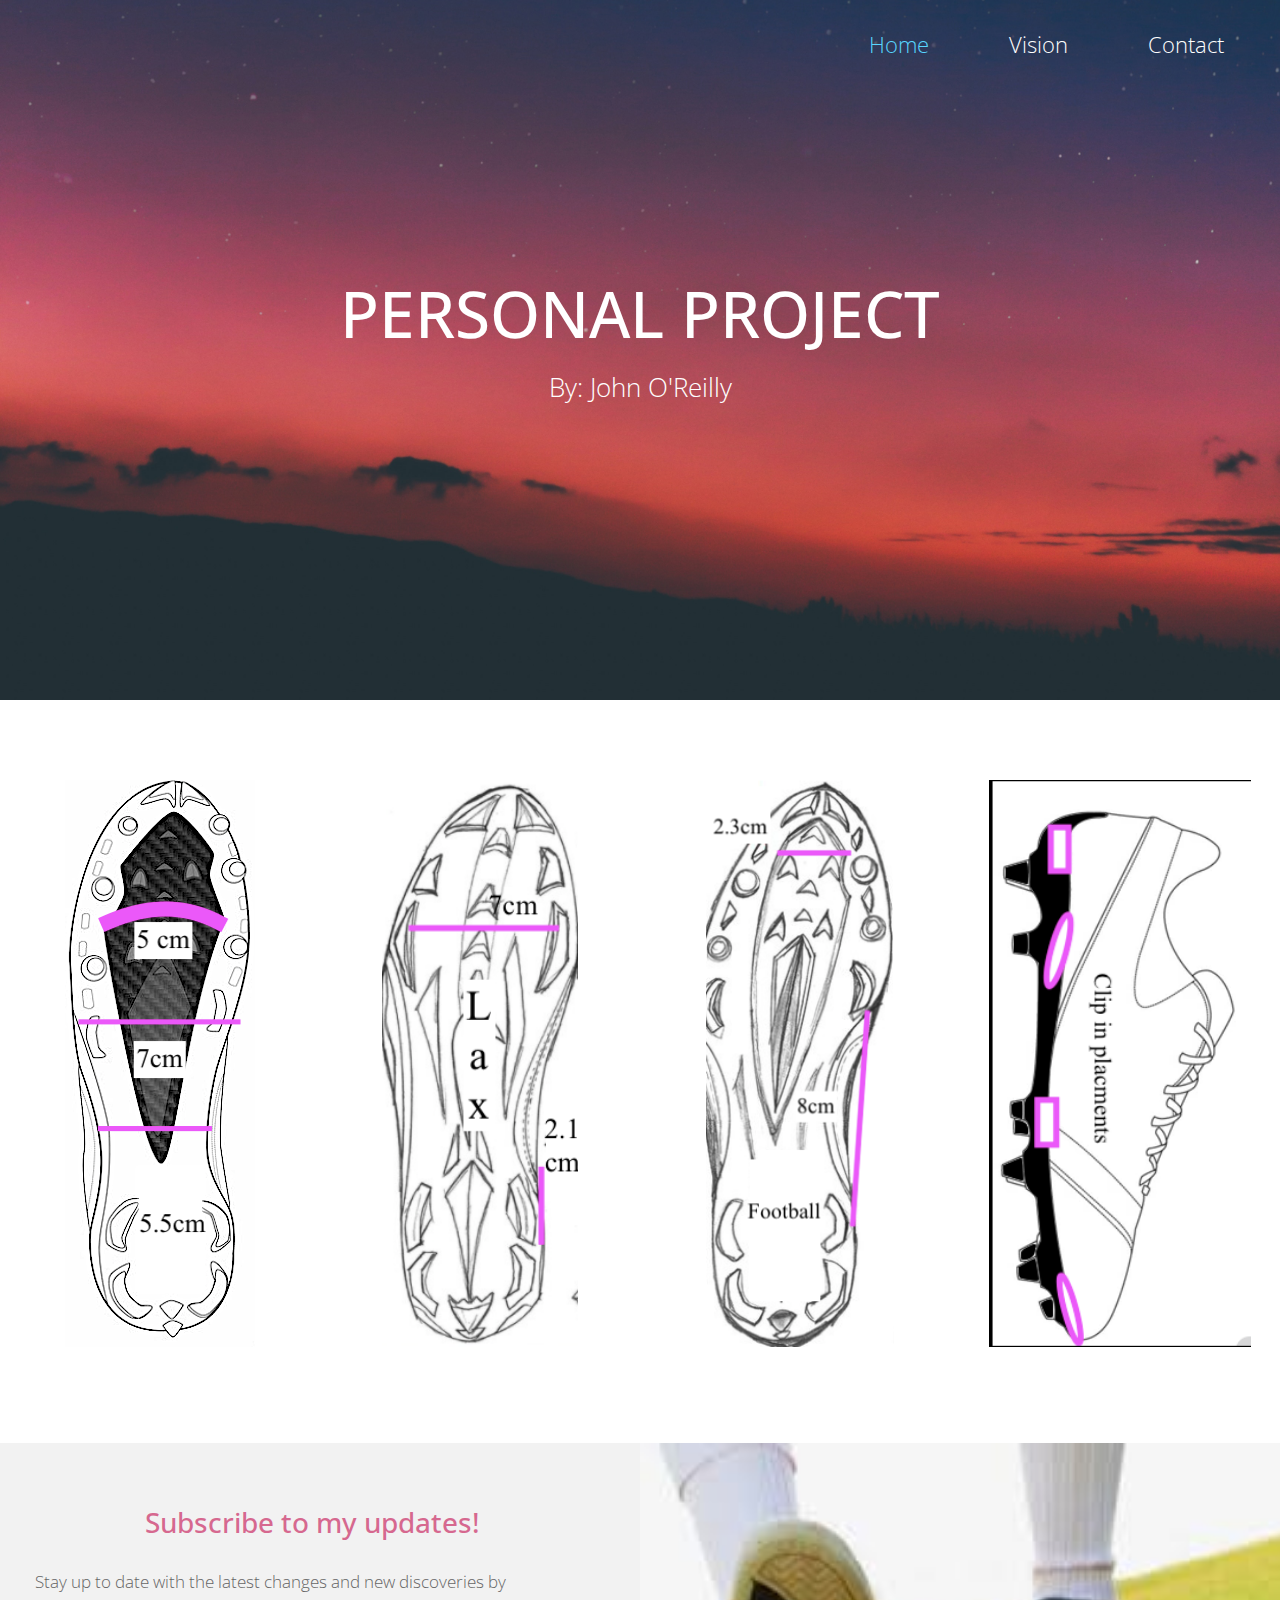
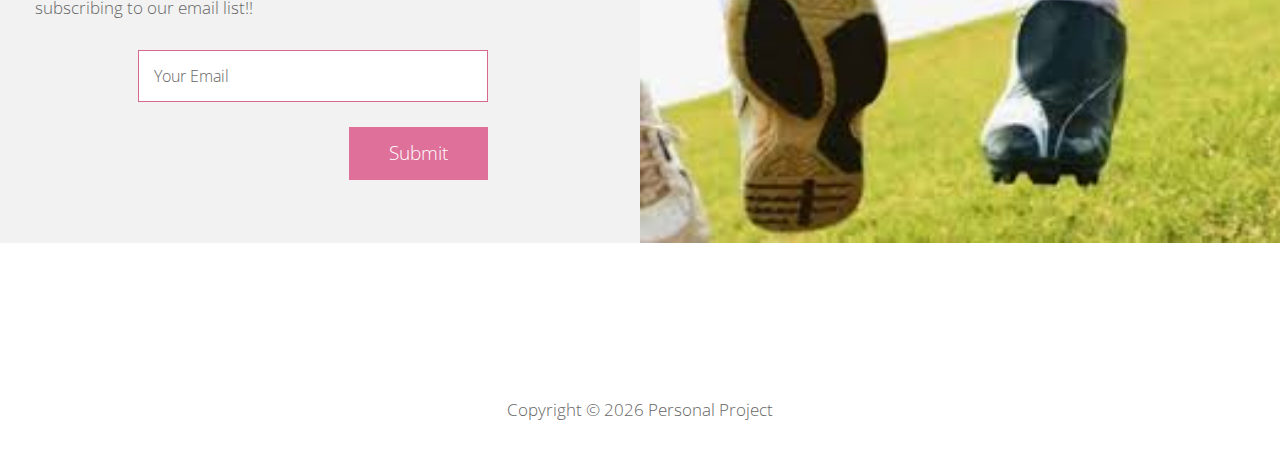
<file: Personal Project/index.html>
<!DOCTYPE html>
<html lang="en">

<head>
  <meta charset="utf-8">
  <meta name="viewport" content="width=device-width, initial-scale=1">

  <title>Personal Project</title>

  <!-- load CSS -->
  <link rel="stylesheet" href="https://fonts.googleapis.com/css?family=Open+Sans:300,400">        <!-- Google web font "Open Sans" -->
  <link rel="stylesheet" href="css/bootstrap.min.css">                                            <!-- https://getbootstrap.com/ -->
  <link rel="stylesheet" href="css/fontawesome-all.min.css">                                      <!-- Font awesome -->
  <link rel="stylesheet" href="css/tooplate-style.css">                                           <!-- Templatemo style -->

  <script>
    var renderPage = true;

    if (navigator.userAgent.indexOf('MSIE') !== -1
      || navigator.appVersion.indexOf('Trident/') > 0) {
      /* Microsoft Internet Explorer detected in. */
      alert("Please view this in a modern browser such as Chrome or Microsoft Edge.");
      renderPage = false;
    }
  </script>

</head>

<body>

  <!-- Loader -->
  <div id="loader-wrapper">
    <div id="loader"></div>
    <div class="loader-section section-left"></div>
    <div class="loader-section section-right"></div>
  </div>

  <div class="tm-main">

    <div class="tm-welcome-section">
      <div class="container tm-navbar-container">
        <div class="row">
          <div class="col-xl-12">
            <nav class="navbar navbar-expand-sm">
              <ul class="navbar-nav ml-auto">
                <li class="nav-item active">
                  <a href="index.html" class="nav-link tm-nav-link tm-text-white active">Home</a>
                </li>
                <li class="nav-item">
                  <a href="about.html" class="nav-link tm-nav-link tm-text-white">Vision</a>
                </li>
                <li class="nav-item">
                  <a href="contact.html" class="nav-link tm-nav-link tm-text-white">Contact</a>
                </li>
              </ul>
            </nav>
          </div>
        </div>
      </div>
  
        <div class="container text-center tm-welcome-container">
        <div class="tm-welcome">
          <h1 class="text-uppercase mb-3 tm-site-name">Personal Project</h1>
          <p class="tm-site-description">By: John O'Reilly</p>
        </div>
      </div>

    </div>
      <div class="container text-center tm-welcome-container">
        <div class="tm-welcome">
        </div>
      </div>

    </div>

      <div class="row tm-albums-container grid">
        <div class="col-sm-6 col-12 col-md-6 col-lg-3 col-xl-3 tm-album-col">
          <figure class="effect-sadie">
            <img src="Soccer.png" alt="Image" class="img-fluid">
            <figcaption>
              <h2>Soccer</h2>
              <p>This is what the tread for the soccer cleat would look like</p>
            </figcaption>
          </figure>
        </div>
        <div class="col-sm-6 col-12 col-md-6 col-lg-3 col-xl-3 tm-album-col">
          <figure class="effect-sadie">
            <img src="lax1.png" alt="Image" class="img-fluid">
            <figcaption>
              <h2>Lacrosse</h2>
              <p>This is what the tread for the lacrosse cleat would look like.</p>
            </figcaption>
          </figure>
        </div>
        <div class="col-sm-6 col-12 col-md-6 col-lg-3 col-xl-3 tm-album-col">
          <figure class="effect-sadie">
            <img src="Football1.png" alt="Image" class="img-fluid">
            <figcaption>
              <h2>Football</h2>
              <p>This is what the tread for the lacrosse cleat would look like.</p>
            </figcaption>
          </figure>
        </div>
        <div class="col-sm-6 col-12 col-md-6 col-lg-3 col-xl-3 tm-album-col">
          <figure class="effect-sadie">
            <img src="Basemodel2.png" alt="Image" class="img-fluid">
            <figcaption>
              <h2> Base Model</h2>
              <p>This is what the base model for the shoe would look like.</p>
            </figcaption>
          </figure>
        </div>
      </div>

     

      <div class="row tm-mb-big tm-subscribe-row">
        <div class="col-xl-6 col-lg-6 col-md-12 col-sm-12 tm-bg-gray tm-subscribe-form">
          <h3 class="tm-text-pink tm-mb-30">Subscribe to my updates!</h3>
          <p class="tm-mb-30">Stay up to date with the latest changes and new discoveries by subscribing to our email list!!</p>
          <form action="index.html" method="POST">
            <div class="form-group mb-0">
              <input type="text" class="form-control tm-subscribe-input" placeholder="Your Email">
              <input type="submit" value="Submit" class="tm-bg-pink tm-text-white d-block ml-auto tm-subscribe-btn">
            </div>
          </form>
        </div>
        <div class="col-xl-6 col-lg-6 col-md-12 col-sm-12 img-fluid pl-0 tm-subscribe-img"></div>
      </div>
      <footer class="row">
        <div class="col-xl-12">
          <p class="text-center p-4">Copyright &copy; <span class="tm-current-year">2021</span> Personal Project</p>
        </div>
      </footer>
    </div> <!-- .container -->

  </div> <!-- .main -->

  <!-- load JS -->
  <script src="js/jquery-3.2.1.slim.min.js"></script> 
  <script>

    /* DOM is ready
    ------------------------------------------------*/
    $(function () {

      if (renderPage) {
        $('body').addClass('loaded');
      }

      $('.tm-current-year').text(new Date().getFullYear()); 
    });

  </script>
</body>
</html>
</file>
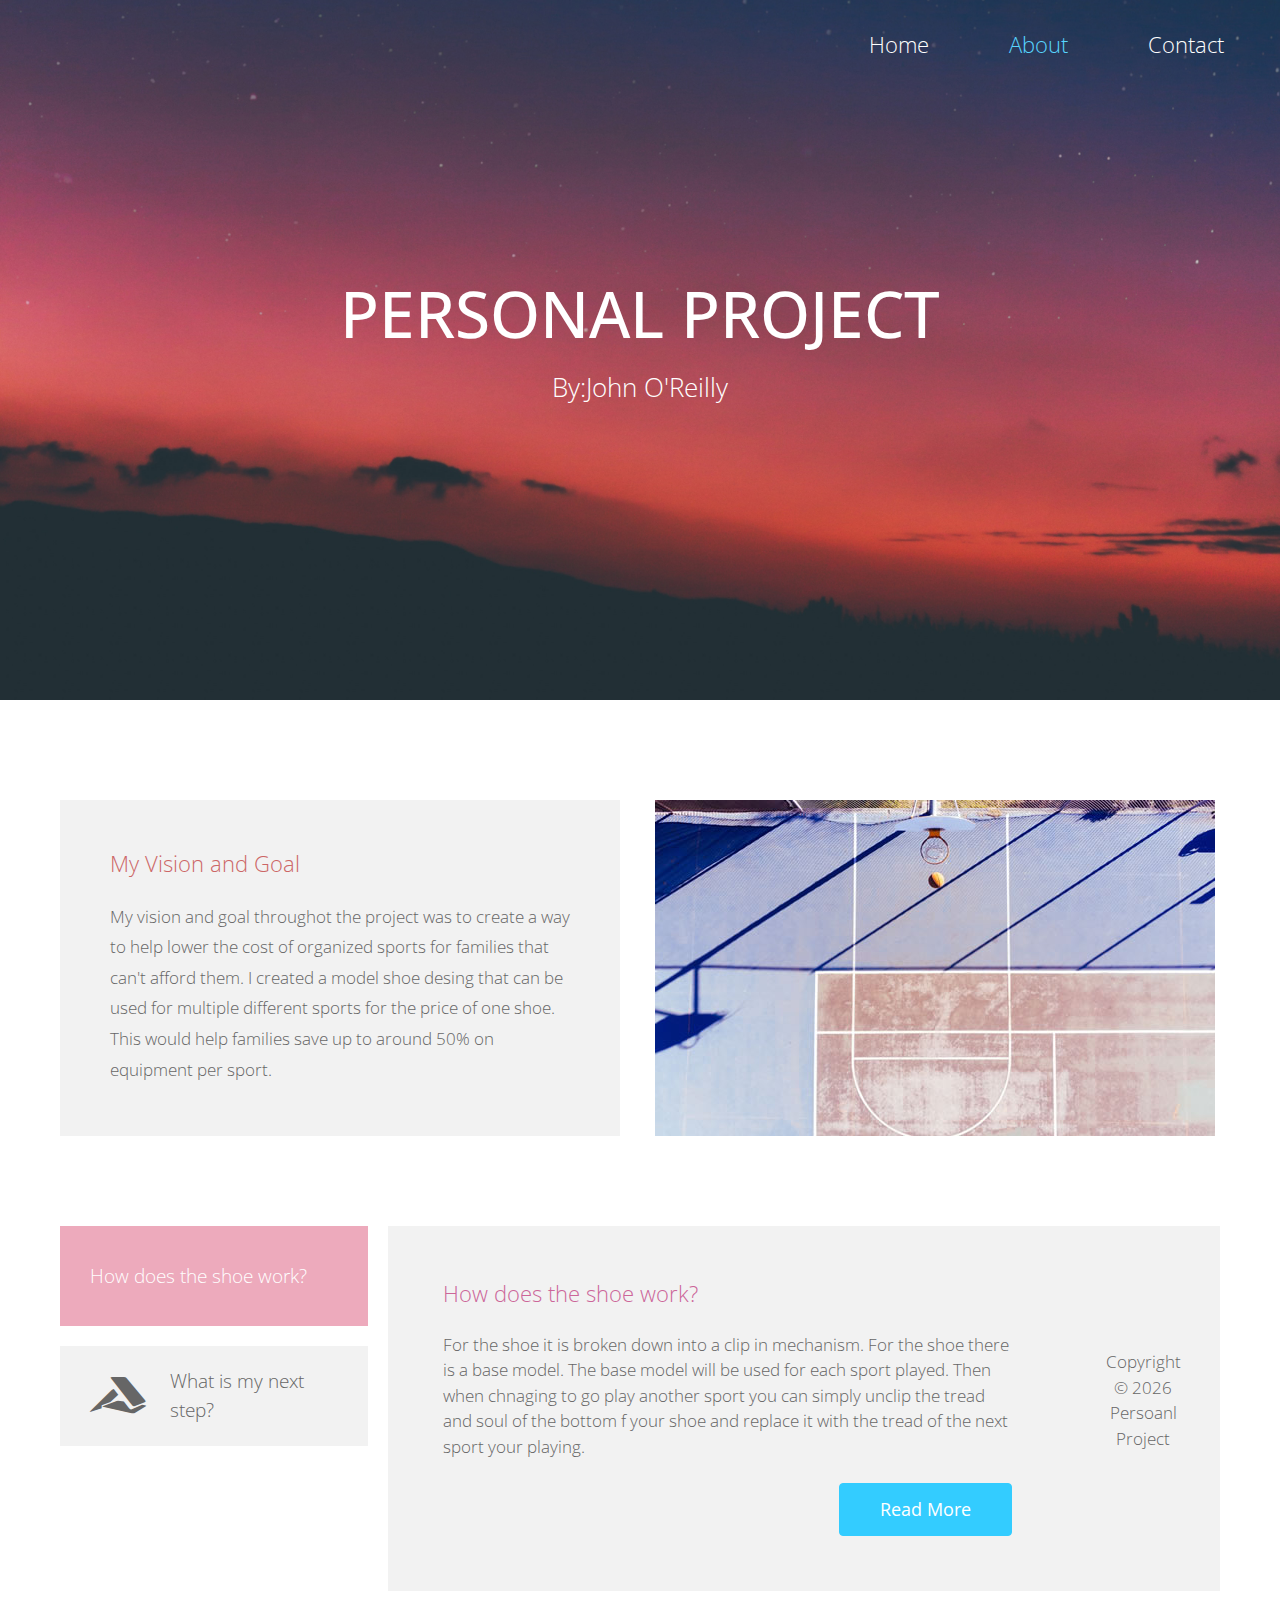
<file: Personal Project/about.html>
<!DOCTYPE html>
<html lang="en">

<head>
  <meta charset="utf-8">
  <meta name="viewport" content="width=device-width, initial-scale=1">

  <title>Vision</title>
<!--

Template 2101 Insertion

http://www.tooplate.com/view/2101-insertion

-->
  <!-- load CSS -->
  <link rel="stylesheet" href="https://fonts.googleapis.com/css?family=Open+Sans:300,400">        <!-- Google web font "Open Sans" -->
  <link rel="stylesheet" href="css/bootstrap.min.css">                                            <!-- https://getbootstrap.com/ -->
  <link rel="stylesheet" href="css/fontawesome-all.min.css">                                      <!-- Font awesome -->
  <link rel="stylesheet" href="css/tooplate-style.css">                                           <!-- Templatemo style -->

  <script>
    var renderPage = true;

    if (navigator.userAgent.indexOf('MSIE') !== -1
      || navigator.appVersion.indexOf('Trident/') > 0) {
      /* Microsoft Internet Explorer detected in. */
      alert("Please view this in a modern browser such as Chrome or Microsoft Edge.");
      renderPage = false;
    }
  </script>

</head>

<body>

  <!-- Loader -->
  <div id="loader-wrapper">
    <div id="loader"></div>
    <div class="loader-section section-left"></div>
    <div class="loader-section section-right"></div>
  </div>

  <div class="tm-main">

    <div class="tm-welcome-section">
      <div class="container tm-navbar-container">
        <div class="row">
          <div class="col-xl-12">
            <nav class="navbar navbar-expand-sm">
              <ul class="navbar-nav ml-auto">
                <li class="nav-item">
                  <a href="index.html" class="nav-link tm-nav-link tm-text-white">Home</a>
                </li>
                <li class="nav-item active">
                  <a href="about.html" class="nav-link tm-nav-link tm-text-white active">About</a>
                </li>
                <li class="nav-item">
                  <a href="contact.html" class="nav-link tm-nav-link tm-text-white">Contact</a>
                </li>
              </ul>
            </nav>
          </div>
        </div>
      </div>

      <div class="container text-center tm-welcome-container">
        <div class="tm-welcome">
          <h1 class="text-uppercase mb-3 tm-site-name">Personal Project</h1>
          <p class="tm-site-description">By:John O'Reilly</p>
        </div>
      </div>

    </div>

      <div class="row tm-about-row tm-mt-big tm-mb-medium">
        <div class="col-xl-6 col-lg-6 col-md-12 col-sm-12 tm-about-col-left">
          <div class="tm-v-center tm-bg-gray h-100 tm-about-text">
            <h2 class="tm-text-brown mb-4 tm-about-h2">My Vision and Goal</h2>
            <p class="tm-about-description mb-0">My vision and goal throughot the project was to create a way to help lower the cost of organized sports for families that can't afford them. I created a model shoe desing that can be used for multiple different sports for the price of one shoe. This would help families save up to around 50% on equipment per sport.</p>
          </div>
        </div>
        <div class="col-xl-6 col-lg-6 col-md-12 col-sm-12">
          <div class="tm-about-img"></div>
        </div>
      </div>

      <div class="row tm-about-row tm-mb-medium">
        <div class="tm-tab-links-container">

          <ul class="nav nav-tabs" id="tmTab" role="tablist">
            <li class="nav-item">
              <a class="nav-link tm-bg-gray tm-media-v-center tm-tab-link active" id="home-tab" data-toggle="tab" href="#tab1" role="tab" aria-controls="home" aria-selected="true">
                <p class="media-body mb-0 tm-media-link">How does the shoe work?</p>
              </a>
            </li>
            <li class="nav-item">
              <a class="nav-link tm-bg-gray tm-media-v-center tm-tab-link" id="profile-tab" data-toggle="tab" href="#tab2" role="tab" aria-controls="profile" aria-selected="true">
                <i class="fab fa-2x fa-accusoft pr-4"></i>
                <p class="media-body mb-0 tm-media-link">What is my next step?</p>
              </a>
            </li>
    
        </div>

        <div class="tm-tab-content-container">
          <div class="tab-content h-100 tm-bg-gray" id="myTabContent">
            <div class="tab-pane fade show active" id="tab1" role="tabpanel" aria-labelledby="tab1-tab">
              <div class="media tm-media-2">
                <div class="media-body tm-media-body-2">
                  <h2 class="mb-4 tm-text-pink-dark tm-media-2-header">How does the shoe work?</h2>
                  <p class="mb-4">For the shoe it is broken down into a clip in mechanism. For the shoe there is a base model. The base model will be used for each sport played. Then when chnaging to go play another sport you can simply unclip the tread and soul of the bottom f your shoe and replace it with the tread of the next sport your playing.</p>
                  <a href="https://docs.google.com/document/d/1rgbcMX7zCUfgdiCj6dA80zahtn943f5tzAQG7vqZ6L8/edit?usp=sharing" class="btn btn-secondary">Read More</a>
                </div>
              </div>
            </div>

            <div class="tab-pane fade" id="tab2" role="tabpanel" aria-labelledby="tab2-tab">
              <div class="media tm-media-2">
                <i class="fab fa-5x fa-accusoft mb-3 tm-text-pink-dark tm-media-2-icon"></i>
                <div class="media-body tm-media-body-2">
                  <h2 class="mb-4 tm-text-pink-dark tm-media-2-header">The next Step?</h2>
                  <p class="mb-4">The next step within my project is publishing this website and continuing to puruse large manufactures and companies to use my idea for thier own apparel. Or for a donor to sponsor me to create a the shoe and be able to manufacture the shoe at a non-profit to outreach to the communities and hekp everyone gain acess to the sports that I played growing up.</p>
                  <a href="https://docs.google.com/document/d/1rgbcMX7zCUfgdiCj6dA80zahtn943f5tzAQG7vqZ6L8/edit?usp=sharing" class="btn btn-secondary">Read More</a>
                </div>
              </div>
            </div>
     
      <footer class="row tm-about-row">
        <div class="col-xl-12">
          <p class="text-center p-4">Copyright &copy; <span class="tm-current-year">2021</span> Persoanl Project 
          </p>
        </div>
      </footer>
    </div> <!-- .container -->

  </div> <!-- .main -->
  <!-- load JS -->
  <script src="js/jquery-3.2.1.slim.min.js"></script> <!-- https://jquery.com/ -->
  <script src="js/bootstrap.min.js"></script>         <!-- https://getbootstrap.com/ -->
  <script>

    /* DOM is ready
    ------------------------------------------------*/
    $(function () {

      if (renderPage) {
        $('body').addClass('loaded');
      }

      $('.tm-current-year').text(new Date().getFullYear());  // Update year in copyright
    });

  </script>
</body>
</html>
</file>
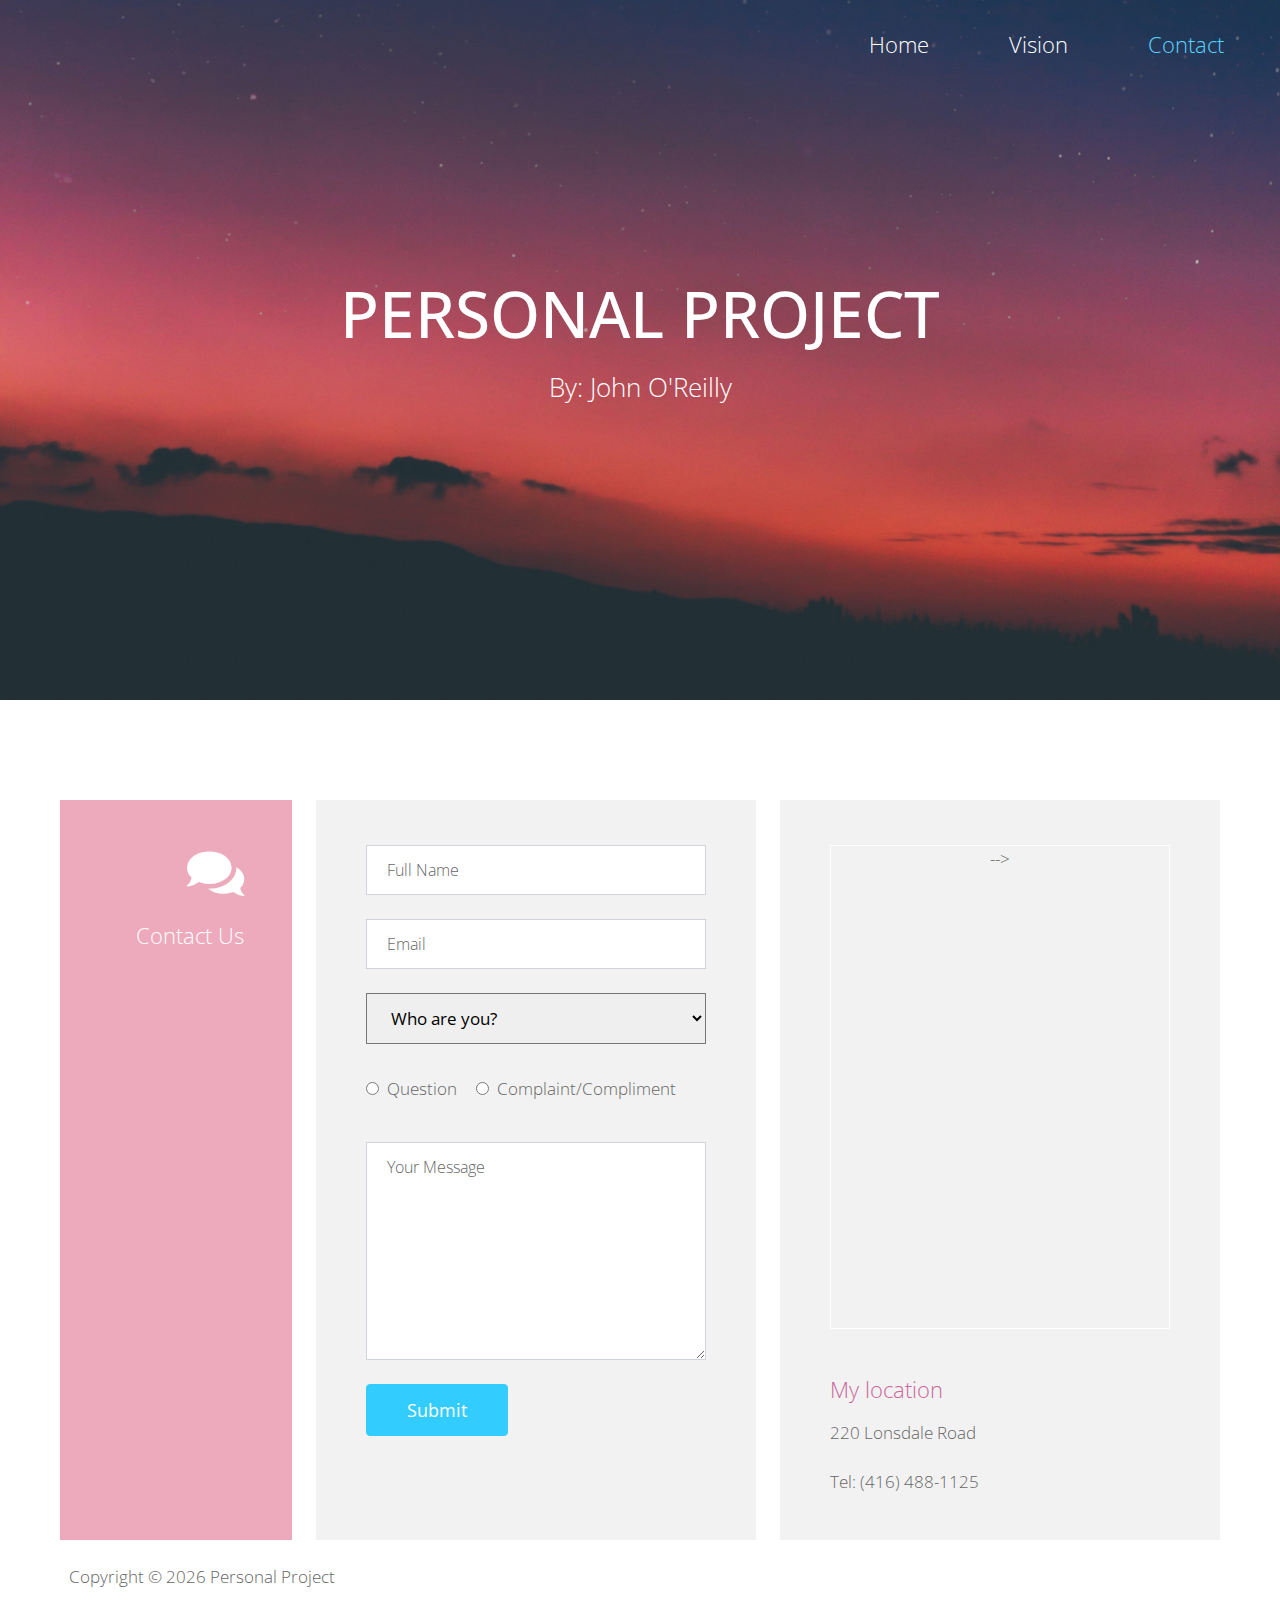
<file: Personal Project/contact.html>
<!DOCTYPE html>
<html lang="en">

<head>
  <meta charset="utf-8">
  <meta name="viewport" content="width=device-width, initial-scale=1">

  <title>Contact Me</title>

  <!-- load CSS -->
  <link rel="stylesheet" href="https://fonts.googleapis.com/css?family=Open+Sans:300,400">        <!-- Google web font "Open Sans" -->
  <link rel="stylesheet" href="css/bootstrap.min.css">                                            <!-- https://getbootstrap.com/ -->
  <link rel="stylesheet" href="css/fontawesome-all.min.css">                                      <!-- Font awesome -->
  <link rel="stylesheet" href="css/tooplate-style.css">                                          

  <script>
    var renderPage = true;

    if (navigator.userAgent.indexOf('MSIE') !== -1
      || navigator.appVersion.indexOf('Trident/') > 0) {
      /* Microsoft Internet Explorer detected in. */
      alert("Please view this in a modern browser such as Chrome or Microsoft Edge.");
      renderPage = false;
    }
  </script>

</head>

<body>

  <!-- Loader -->
  <div id="loader-wrapper">
    <div id="loader"></div>
    <div class="loader-section section-left"></div>
    <div class="loader-section section-right"></div>
  </div>

  <div class="tm-main">

    <div class="tm-welcome-section">
      <div class="container tm-navbar-container">
        <div class="row">
          <div class="col-xl-12">
            <nav class="navbar navbar-expand-sm">
              <ul class="navbar-nav ml-auto">
                <li class="nav-item">
                  <a href="index.html" class="nav-link tm-nav-link tm-text-white">Home</a>
                </li>
                <li class="nav-item active">
                  <a href="about.html" class="nav-link tm-nav-link tm-text-white">Vision</a>
                </li>
                <li class="nav-item">
                  <a href="contact.html" class="nav-link tm-nav-link tm-text-white active">Contact</a>
                </li>
              </ul>
            </nav>
          </div>
        </div>
      </div>

      <div class="container text-center tm-welcome-container">
        <div class="tm-welcome">
          <h1 class="text-uppercase mb-3 tm-site-name">Personal Project</h1>
          <p class="tm-site-description">By: John O'Reilly</p>
        </div>
      </div>

    </div>

      <div class="row tm-mt-big tm-about-row tm-mb-medium">
        <div class="col-xl-12 col-lg-12 col-md-12 col-xs-12 tm-contact-col">
          <div class="tm-contact-left tm-bg-pink-light-2 tm-text-white text-right p-md-5 p-4">
            <i class="fas fa-3x fa-comments mb-4"></i>
            <h2 class="tm-media-2-header">Contact Us</h2>
          </div>
          <div class="tm-bg-gray tm-contact-middle">
            <form action="#" method="post">
              <div class="form-group mb-4">
                <input type="text" id="contact_name" name="contact_name" class="form-control" placeholder="Full Name" required/>
              </div>
              <div class="form-group mb-4">
                <input type="email" id="contact_email" name="contact_email" class="form-control" placeholder="Email" required/>
              </div>
              <div class="form-group mb-4">
                <select name="position" class="tm-select" id="position" required>
                  <option value="">Who are you?</option>
                  <option value="staff">- Student</option>
                  <option value="manager">- Teacher/Faculty</option>
                  <option value="director">- Entrepeneur</option>
                  <option value="owner">- Other</option>
                </select>
              </div>
              <div class="form-group mb-4 tm-select-group">
                <label class="tm-radio-label mb-0"><input type="radio" name="dept" value="support" class="mr-1" required> Question</label>
                <label class="tm-radio-label"><input type="radio" name="dept" value="sales" class="mr-1" required> Complaint/Compliment</label>
              </div>
              <div class="form-group mb-4">
                <textarea rows="8" id="contact_message" name="contact_message" class="form-control" placeholder="Your Message" required></textarea>
              </div>
              <div class="form-group mb-0">
                <button type="submit" class="btn btn-secondary">Submit</button>
              </div>
            </form>
          </div>
          <div class="tm-bg-gray tm-contact-right">
            <!-- GOOGLE MAP -->
             <div id="google-map" class="text-center mb-5">
    
              -->
                  <iframe src="https://www.google.com/maps/embed?pb=!1m18!1m12!1m3!1d2884.9499233832407!2d-79.40598698481413!3d43.69080445801687!2m3!1f0!2f0!3f0!3m2!1i1024!2i768!4f13.1!3m3!1m2!1s0x882b33682f686369%3A0x62e8dd2948cd059!2s220%20Lonsdale%20Rd%2C%20Toronto%2C%20ON%20M4V%201W6!5e0!3m2!1sen!2sca!4v1612117325076!5m2!1sen!2sca" width="600" height="450" frameborder="0" style="border:0;" allowfullscreen="" aria-hidden="false" tabindex="0"></iframe>
             </div>

             <div>
               <h2 class="tm-media-2-header tm-text-pink-dark mb-3">My location</h2>
               <address class="mb-4">
                 220 Lonsdale Road
               </address>
                <p class="mb-0">Tel: <a href="tel:+4164881125" class="tm-link-gray"> (416) 488-1125</a></p>
          </div>
        </div>
      </div>

          <p class="text-center p-4">Copyright &copy; <span class="tm-current-year">2021</span> Personal Project</p>
        </div>
      </footer>
    </div> <!-- .container -->

  </div> <!-- .main -->

  <!-- load JS -->
  <script src="js/jquery-3.2.1.slim.min.js"></script> <!-- https://jquery.com/ -->
  <script src="js/bootstrap.min.js"></script>         <!-- https://getbootstrap.com/ -->
  <script>

    /* DOM is ready
    ------------------------------------------------*/
    $(function () {

      if (renderPage) {
        $('body').addClass('loaded');
      }

      $('.tm-current-year').text(new Date().getFullYear());  // Update year in copyright
    });

  </script>
</body>
</html>
</file>
<file: Personal Project/css/tooplate-style.css>
body {
	font-family: 'Open Sans', Helvetica, Arial, sans-serif;
	font-size: 17px;
    font-weight: 300;
    color: #666666;
    overflow-x: hidden;
}

a { transition: all 0.3s ease; }
a:hover, a:focus, a.active {
    color: #58d5ff;
    text-decoration: none;
}

.tm-welcome-section {
    height: 83vh;
    display: flex;
    flex-direction: column;
    align-items: center;
    justify-content: center;
    background-color: #E7A7C0;
    background-image: url('../ppwallpaper.jpg');
    background-repeat: no-repeat;
    background-size: cover;
    background-position: center center;
    color: white;
    max-height: 700px;
    min-height: 400px;
}

.tm-fa-big { font-size: 5em; }
.tm-fa-mb-big { margin-bottom: 3rem; }

.tm-navbar-container {
    position: absolute;
    top: 0;
}

.navbar-nav { margin-right: 0; }
.nav-link { font-size: 1.4rem; }

.tm-site-description {
    font-size: 1.6rem;
    color: white;
}

.navbar-expand-sm .navbar-nav .nav-link { padding: 10px 20px; }
.navbar-nav { flex-direction: row; }
.tm-site-name { font-size: 4rem; }

.tm-search-form-container {
    border-radius: 15px;
    border: 4px solid white;
    background-color: #b35e6c;
    margin-top: -54px;
    -webkit-box-shadow: 0px 0px 5px 0px rgba(0,0,0,0.75);
    -moz-box-shadow: 0px 0px 5px 0px rgba(0,0,0,0.75);
    box-shadow: 0px 0px 5px 0px rgba(0,0,0,0.75);
}

.tm-search-form {
    width: 100%;
    height: 96px;
    font-size: 1.2rem;
}

.tm-search-box {
    padding-left: 28px;
    padding-right: 28px;
    width: 60%;
}

.tm-advanced-box { width: 20%; }

.form-inline .form-control.tm-search-input {
    margin-right: 20px;
    padding: 10px 15px;
    background: transparent;
    color: white;
    width: 70%;
    border-radius: 0;
}

.form-control.tm-search-input::placeholder { /* Chrome, Firefox, Opera, Safari 10.1+ */
    color: #fff;
    opacity: 1; /* Firefox */
}

.form-control.tm-search-input:-ms-input-placeholder { /* Internet Explorer 10-11 */
    color: #fff;
}

.form-control.tm-search-input::-ms-input-placeholder { /* Microsoft Edge */
    color: #fff;
}

.form-control::placeholder { /* Chrome, Firefox, Opera, Safari 10.1+ */
    color: #666666;
    opacity: 1; /* Firefox */
}

.form-control:-ms-input-placeholder { /* Internet Explorer 10-11 */
    color: #666666;
}

.form-control::-ms-input-placeholder { /* Microsoft Edge */
    color: #666666;
}

.form-control {
    font-weight: 300;
    border-radius: 0;
    padding: 12px 20px;
}

.form-control:focus {
    border-color: white;
    box-shadow: none;
}

.tm-search-submit {
    padding: 10px 35px;
    background: transparent;
    color: white;
    border-radius: 0;
}

.tm-search-submit {
    cursor: pointer;
    transition: all 0.3s ease;
}

.tm-search-submit:hover {
    background-color: white;
    color: #B25E6D;
}

.tm-albums-container {
    margin: 80px auto;
    max-width: 260px;
}

.tm-album-col {
    display: flex;
    justify-content: center;
}

.tm-new-release {
    background-image: url(../img/gradient-blue.png);
    background-repeat: no-repeat;
    background-size: cover;
    color: #1C689A;
    height: 100%;
    border-top-left-radius: 10px;
    border-bottom-left-radius: 10px;
    padding-left: 50px;
    padding-right: 50px;
    display: flex;
    align-items: center;
    font-weight: 400;
    width: 20%;
}

/*---------------*/
/***** Sadie *****/
/*---------------*/

.grid figure {
    position: relative;
    float: left;
    overflow: hidden;
    cursor: pointer;
}

.grid figure img {
    position: relative;
    display: block;
    min-height: 100%;
    max-width: 100%;
}

.grid figure figcaption {
    position: absolute;
    top: 0;
    left: 0;
    width: 100%;
    height: 100%;
    padding: 2em;
    color: #fff;
    backface-visibility: hidden;
}

figure.effect-sadie figcaption::before {
    position: absolute;
    top: 0;
    left: 0;
    width: 100%;
    height: 100%;
    background: -webkit-linear-gradient(top, rgba(72,76,97,0) 0%, rgba(72,76,97,0.8) 75%);
    background: linear-gradient(to bottom, rgba(72,76,97,0) 0%, rgba(72,76,97,0.8) 75%);
    content: '';
    opacity: 0;
    -webkit-transform: translate3d(0,50%,0);
    transform: translate3d(0,50%,0);
}

figure.effect-sadie h2 {
    font-size: 1.5rem;
    padding: 1.2rem;
    position: absolute;
    bottom: 10%;
    left: 0;
    width: 100%;
    opacity: 0;
    -webkit-transition: -webkit-transform 0.35s, color 0.35s;
    transition: transform 0.35s, color 0.35s;
    -webkit-transform: translate3d(0,-80%,0);
    transform: translate3d(0,-80%,0);
}

figure.effect-sadie figcaption::before,
figure.effect-sadie p {
    -webkit-transition: opacity 0.35s, -webkit-transform 0.35s;
    transition: opacity 0.35s, transform 0.35s;
}

figure.effect-sadie p {
    position: absolute;
    bottom: 0;
    left: 0;
    padding: 1.2rem;
    margin-bottom: 0;
    width: 100%;
    opacity: 0;
    -webkit-transform: translate3d(0,10px,0);
    transform: translate3d(0,10px,0);
}

figure.effect-sadie:hover h2 {
    opacity: 1;
    -webkit-transform: translate3d(0,-50%,0) translate3d(0,-10px,0);
    transform: translate3d(0,-50%,0) translate3d(0,-10px,0);
}

figure.effect-sadie:hover figcaption::before ,
figure.effect-sadie:hover p {
    opacity: 1;
    -webkit-transform: translate3d(0,0,0);
    transform: translate3d(0,0,0);
}

.tm-tag-line {
    margin-bottom: 60px;
    position: relative;
    min-height: 285px;
    display: flex;
    align-items: center;
    justify-content: center;
    background-image: url(../blake.jpg
        .jpg);
    background-size: cover;
    background-repeat: no-repeat;
}

.tm-tag-line-title {
    font-size: 2rem;
    color: white;
    position: relative;
    font-weight: 300;
    margin-bottom: 0;
    padding-left: 20px;
    padding-right: 20px;
    text-align: center;
}

.tm-font-300 { font-weight: 300; }
.tm-text-gray, .tm-link-gray { color: #666666; }
.tm-text-white { color: #fff; }
.tm-text-blue { color: #6e9ece; }
.tm-text-blue-dark { color: #006699; }
.tm-text-pink { color: #D6688F; }
.tm-text-pink-dark { color: #CC6699; }
.tm-text-brown { color: #CC6666; }
.tm-bg-gray { background-color: #F2F2F2; }
.tm-bg-pink { background-color: #de7099; }
.tm-bg-pink-light { background-color: #f9e3eb; }
.tm-bg-pink-light-2 { background-color: #EDAABC; }
.tm-bg-blue { background-color: #6699cc; }

.media-boxes {
    max-width: 930px;
    margin: 0 auto;
}

.media { margin-bottom: 35px; }
.media-body { display: flex; }

.tm-buy-box {
    display: flex;
    flex-direction: column;
    align-items: center;
    justify-content: space-between;
    width: 140px;
}

.tm-buy {
    font-weight: 400;
    width: 100%;
    padding: 20px 45px;
}

.tm-bg-blue.tm-buy:hover,
.tm-bg-blue.tm-buy:focus {
    color: white;
    background-color: #277bcc;
}

.tm-bg-pink.tm-buy:hover,
.tm-bg-pink.tm-buy:focus {
    background-color: #d14579;
    color: white;
}

.tm-description-box { padding: 30px 35px; }

.tm-price-tag {
    width: 100%;
    height: 100%;
    display: flex;
    align-items: center;
    justify-content: center;
    font-size: 1.2rem;
    font-weight: 400;
}

.tm-subscribe-form {
    display: flex;
    flex-direction: column;
    align-items: center;
    justify-content: center;
    padding: 50px;
}

.tm-subscribe-input {
    width: 350px;
    margin-bottom: 25px;
    border-radius: 0;
    border-color: #D6688F;
    padding: 13px 15px;
}

.form-control.tm-subscribe-input:focus { border-color: #df6f98; }

.tm-subscribe-btn {
    border: none;
    padding: 12px 40px;
    font-size: 1.2rem;
    font-weight: 300;
    cursor: pointer;
    transition: all 0.3s ease;
}

.tm-subscribe-btn:hover,
.tm-subscribe-focus {
    background-color: #d14579;
}

.tm-subscribe-img {
    background-image: url(../subheader.jpeg);
    background-size: cover;
    background-repeat: no-repeat;
    min-height: 400px;
}

.tm-about-img {
    background-image: url(../img/insertion-560x336-01.jpg);
    background-size: cover;
    background-repeat: no-repeat;
    height: 336px;
    max-width: 560px;
}

.tm-mb-30 { margin-bottom: 30px; }
.tm-mb-medium { margin-bottom: 90px; }
.tm-mb-big { margin-bottom: 130px; }
.tm-mt-big { margin-top: 100px; }

.tm-about-h2 {
    font-size: 1.4rem;
    font-weight: 300;
}

.tm-v-center {
    display: flex;
    flex-direction: column;
    justify-content: center;
}

.tm-media-v-center {
    display: flex;
    align-items: center;
    padding: 33px 30px;
    cursor: pointer;
    transition: all 0.3s ease;
    width: 100%;
    height: 100px;
}

.nav-tabs .nav-item {
    margin-bottom: 20px;
    width: 100%;
}

.nav-tabs .nav-item:last-child { margin-bottom: 0; }
.tm-media-link { font-size: 1.2rem; }

.tm-about-row {
    max-width: 1190px;
    margin-left: auto;
    margin-right: auto;
}

.tm-about-text {
    max-width: 560px;
    padding: 0 50px;
}

.tm-about-description { line-height: 1.8; }

.tm-media-2 {
    padding: 55px;
    margin-bottom: 0;
    height: 100%;
    align-items: center;
}

.tm-media-body-2 { flex-direction: column; }
.tm-media-body-2 .btn { align-self: flex-end; }

.tm-media-2-icon {
    margin-right: 60px;
    align-self: flex-start;
}

.tm-media-2-header {
    font-size: 1.4rem;
    font-weight: 300;
}

.btn-secondary {
    background-color: #33CCFF;
    border-color: #33CCFF;
    font-size: 1.1rem;
    padding: 12px 40px;
}

.btn-secondary:focus,
.btn-secondary:hover {
    background-color: #269dc4;
    border-color: #269dc4;
}

.nav-tabs .nav-link {
    border-radius: 0;
    border: none;
    color: #666666;
}

.nav-tabs { border-bottom: 0; }

.nav-tabs .nav-item.show .nav-link,
.nav-tabs .nav-link.active,
.nav-tabs .nav-link:hover {
    background-color: #EDAABC;
    color: white;
}

.tm-tab-links-container,
.tm-tab-content-container {
    position: relative;
    width: 100%;
    min-height: 1px;
}

.tm-tab-links-container {
    flex: 0 0 28%;
    padding-right: 10px;
    padding-left: 15px;
}

.tm-tab-content-container {
    flex: 0 0 72%;
    padding-right: 15px;
    padding-left: 10px;
}

.tab-content {
    display: flex;
    align-items: center;
}

.tm-contact-col {
    display: flex;
    justify-content: space-between;
}

.tm-contact-left {
    flex: 0 0 20%;
    margin-right: 20px;
}

.tm-contact-middle {
    margin-right: 20px;
    padding: 45px 50px;
}

.tm-contact-right { padding: 45px 50px; }

.tm-contact-middle,
.tm-contact-right {
    flex: 0 0 38%;
    max-width: 440px;
}

.tm-select {
    border-radius: 0;
    width: 100%;
    padding: 12px 20px;
}

.tm-select-group {
    padding: 8px 0;
    display: flex;
    justify-content: space-between;
}

.tm-radio-label { cursor: pointer; }
.tm-radio-label:last-child { margin-right: 15px; }
iframe { max-width: 100%; }
#google-map { border: 1px solid #fff; }

/* Loader */
#loader-wrapper {
    position: fixed;
    top: 0;
    left: 0;
    width: 100%;
    height: 100%;
    z-index: 2000;
}
#loader {
    display: block;
    position: relative;
    left: 50%;
    top: 50%;
    width: 150px;
    height: 150px;
    margin: -75px 0 0 -75px;
    border-radius: 50%;
    border: 3px solid transparent;
    border-top-color: #3498db;

    -webkit-animation: spin 2s linear infinite; /* Chrome, Opera 15+, Safari 5+ */
    animation: spin 2s linear infinite; /* Chrome, Firefox 16+, IE 10+, Opera */

    z-index: 1001;
}

#loader:before {
    content: "";
    position: absolute;
    top: 5px;
    left: 5px;
    right: 5px;
    bottom: 5px;
    border-radius: 50%;
    border: 3px solid transparent;
    border-top-color: #e74c3c;

    -webkit-animation: spin 3s linear infinite; /* Chrome, Opera 15+, Safari 5+ */
    animation: spin 3s linear infinite; /* Chrome, Firefox 16+, IE 10+, Opera */
}

#loader:after {
    content: "";
    position: absolute;
    top: 15px;
    left: 15px;
    right: 15px;
    bottom: 15px;
    border-radius: 50%;
    border: 3px solid transparent;
    border-top-color: #f9c922;

    -webkit-animation: spin 1.5s linear infinite; /* Chrome, Opera 15+, Safari 5+ */
      animation: spin 1.5s linear infinite; /* Chrome, Firefox 16+, IE 10+, Opera */
}

@-webkit-keyframes spin {
    0%   {
        -webkit-transform: rotate(0deg);  /* Chrome, Opera 15+, Safari 3.1+ */
        -ms-transform: rotate(0deg);  /* IE 9 */
        transform: rotate(0deg);  /* Firefox 16+, IE 10+, Opera */
    }
    100% {
        -webkit-transform: rotate(360deg);  /* Chrome, Opera 15+, Safari 3.1+ */
        -ms-transform: rotate(360deg);  /* IE 9 */
        transform: rotate(360deg);  /* Firefox 16+, IE 10+, Opera */
    }
}
@keyframes spin {
    0%   {
        -webkit-transform: rotate(0deg);  /* Chrome, Opera 15+, Safari 3.1+ */
        -ms-transform: rotate(0deg);  /* IE 9 */
        transform: rotate(0deg);  /* Firefox 16+, IE 10+, Opera */
    }
    100% {
        -webkit-transform: rotate(360deg);  /* Chrome, Opera 15+, Safari 3.1+ */
        -ms-transform: rotate(360deg);  /* IE 9 */
        transform: rotate(360deg);  /* Firefox 16+, IE 10+, Opera */
    }
}

#loader-wrapper .loader-section {
    position: fixed;
    top: 0;
    width: 51%;
    height: 100%;
    background: #222222;
    z-index: 1000;
    -webkit-transform: translateX(0);  /* Chrome, Opera 15+, Safari 3.1+ */
    -ms-transform: translateX(0);  /* IE 9 */
    transform: translateX(0);  /* Firefox 16+, IE 10+, Opera */
}

#loader-wrapper .loader-section.section-left {
    left: 0;
}

#loader-wrapper .loader-section.section-right {
    right: 0;
}

/* Loaded */
.loaded #loader-wrapper .loader-section.section-left {
    -webkit-transform: translateX(-100%);  /* Chrome, Opera 15+, Safari 3.1+ */
        -ms-transform: translateX(-100%);  /* IE 9 */
            transform: translateX(-100%);  /* Firefox 16+, IE 10+, Opera */

    -webkit-transition: all 0.7s 0.3s cubic-bezier(0.645, 0.045, 0.355, 1.000);
            transition: all 0.7s 0.3s cubic-bezier(0.645, 0.045, 0.355, 1.000);
}

.loaded #loader-wrapper .loader-section.section-right {
    -webkit-transform: translateX(100%);  /* Chrome, Opera 15+, Safari 3.1+ */
        -ms-transform: translateX(100%);  /* IE 9 */
            transform: translateX(100%);  /* Firefox 16+, IE 10+, Opera */

-webkit-transition: all 0.7s 0.3s cubic-bezier(0.645, 0.045, 0.355, 1.000);
    transition: all 0.7s 0.3s cubic-bezier(0.645, 0.045, 0.355, 1.000);
}

.loaded #loader {
    opacity: 0;
    -webkit-transition: all 0.3s ease-out;
            transition: all 0.3s ease-out;
}
.loaded #loader-wrapper {
    visibility: hidden;

    -webkit-transform: translateY(-100%);  /* Chrome, Opera 15+, Safari 3.1+ */
        -ms-transform: translateY(-100%);  /* IE 9 */
            transform: translateY(-100%);  /* Firefox 16+, IE 10+, Opera */

    -webkit-transition: all 0.3s 1s ease-out;
            transition: all 0.3s 1s ease-out;
}

/* JavaScript Turned Off */
.no-js #loader-wrapper { display: none; }

@media (min-width: 576px) {
    .tm-albums-container { max-width: none; }
    .navbar-expand-sm .navbar-nav .nav-link { padding: 20px 40px; }
    .navbar-nav { margin-right: -40px; }
}

@media (min-width: 768px) {
    .tm-albums-container { max-width: 540px; }
}

@media (min-width: 992px){
    .tm-albums-container { max-width: none; }
    figure.effect-sadie h2 { bottom: 20%; }
}

@media (min-width: 1200px){
    .container { max-width: 1230px; }
    figure.effect-sadie h2 { bottom: 10%; }
    .tm-radio-label:last-child { margin-right: 30px; }
}

@media (max-width: 1199px) {
    .tm-new-release {
        font-size: 1.1rem;
        padding-left: 35px;
        padding-right: 35px;
    }
}

@media (max-width: 991px) {
    .tm-welcome-section { height: 70vh; }

    .tm-about-col-left { margin-bottom: 20px; }
    .tm-about-text { padding: 50px; }

    .tm-about-text, .tm-about-img {
        margin-left: auto;
        margin-right: auto;
    }

    .form-inline .form-control.tm-search-input {
        width: 60%;
    }

    .tm-advanced-box {
        font-size: 1rem;
        padding-right: 30px;
    }

    .tm-subscribe-img { padding-right: 0; }
    .tm-mt-big { margin-top: 60px; }
    .tm-mb-big { margin-bottom: 80px; }
    .tm-mb-medium { margin-bottom: 40px; }

    .tm-subscribe-row {
        max-width: 600px;
        margin-left: auto;
        margin-right: auto;
    }

    .tm-tab-link { padding: 15px 25px; }
    .tm-tab-link .fa-2x { font-size: 1.8rem; }
    .tm-tab-link .tm-media-link { font-size: 1rem; }
	
	.tm-tab-links-container {
        flex: 0 0 100%;
        padding-right: 15px;
    }
    .tm-tab-content-container {
        flex: 0 0 100%;
        margin-top: 15px;
        padding-left: 15px;
    }
	
    .tm-media-2-icon { margin-right: 30px; }
    .tm-media-2 { padding: 35px 30px; }
    .tm-contact-col { flex-wrap: wrap; }
    .tm-contact-left {
        flex: 0 0 30%;
        margin-right: 0;
    }

    .tm-contact-middle {
        flex: 0 0 67%;
        margin-right: 0;
        max-width: none;
    }

    .tm-contact-right {
        flex: 0 0 100%;
        margin-top: 20px;
        max-width: none;
    }

    iframe { width: 100%; }
}

@media (max-width: 767px) {
    .tm-welcome-section { height: 60vh; }
    .tm-fa-big { font-size: 4em; }
    .tm-fa-mb-big { margin-bottom: 2rem; }
    .tm-site-name { font-size: 3rem; }
    .tm-site-description { font-size: 1.3rem; }
    .tm-new-release {
        width: 100%;
        padding: 20px;
        justify-content: center;
        border-top-right-radius: 10px;
        border-bottom-left-radius: 0;
    }

    .tm-search-form {
        flex-flow: column;
        height: auto;
    }

    .form-inline .form-group.tm-search-box {
        margin-top: 20px;
        margin-bottom: 20px;
        width: 100%;
    }

    .form-inline .form-control.tm-search-input {
        width: calc(100% - 141px);
    }

    .form-inline .form-control.tm-search-submit {
        width: 121px;
    }

    .form-inline .form-group.tm-advanced-box {
        width: auto;
        margin-bottom: 20px;
        margin-top: 10px;
        padding-right: 0;
    }

    .tm-search-form-container { margin-top: -70px; }
    .tm-tab-link { padding: 33px 30px; }
    .tm-tab-link .fa-2x { font-size: 2rem; }
    .tm-tab-link .tm-media-link { font-size: 1.4rem; }
}

@media (max-width: 575px) {
    .container { max-width: 540px; }
    .form-inline .form-control.tm-search-input {
        width: 100%;
        margin-bottom: 20px;
    }

    .tm-search-submit {
        margin-left: auto;
        margin-right: auto;
    }

    .tm-albums-container {
        margin-top: 40px;
        margin-bottom: 40px;
    }

    .tm-contact-left,
    .tm-contact-middle {
        flex: 0 0 100%;
    }

    .tm-contact-middle {
        margin-top: 20px;
    }

    .tm-contact-middle,
    .tm-contact-right {
        padding: 35px 30px;
    }
}

@media (max-width: 500px) {
    .media { flex-direction: column; }
    .media-body { margin-top: 15px; }
}

@media (max-width: 420px) {
    .tm-subscribe-input { width: 260px; }
    .tm-fa-big { font-size: 3rem; }
    .tm-fa-mb-big { margin-bottom: 1.5rem; }
    .tm-site-name { font-size: 2.4rem; }
    .tm-site-description { font-size: 1.2rem; }
}
</file>
